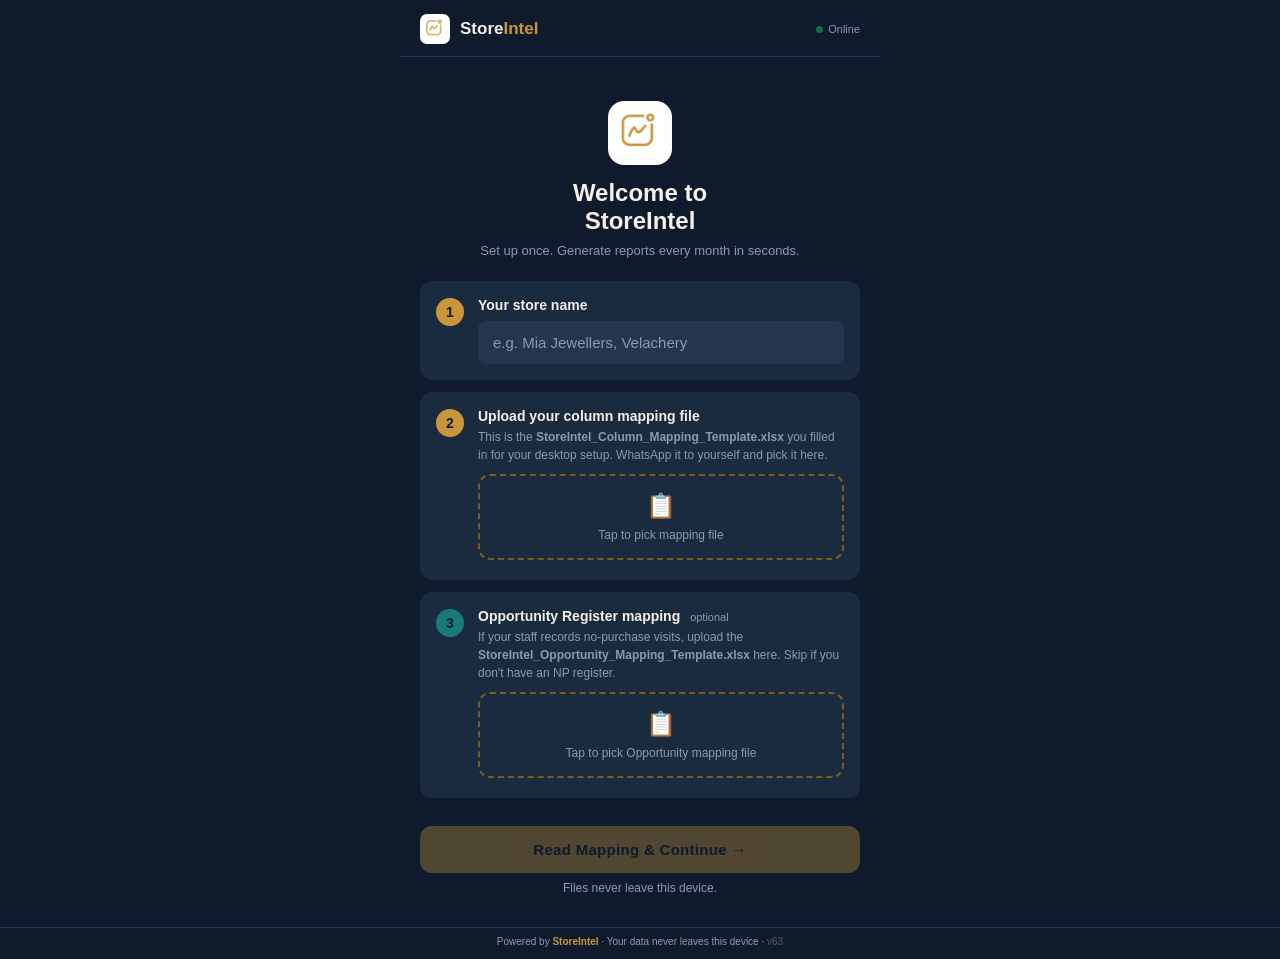
<file: index.html>
<!DOCTYPE html>
<html lang="en">
<head>
  <meta charset="UTF-8">
  <meta name="viewport" content="width=device-width, initial-scale=1.0, viewport-fit=cover">
  <meta name="theme-color" content="#0f1b2d">
  <meta name="description" content="Jewellery store sales intelligence — works offline on your phone.">
  <meta name="apple-mobile-web-app-capable" content="yes">
  <meta name="apple-mobile-web-app-status-bar-style" content="black-translucent">
  <meta name="apple-mobile-web-app-title" content="StoreIntel">
  <link rel="apple-touch-icon" href="icons/icon-256.png">
  <link rel="manifest" href="manifest.json">
  <title>StoreIntel</title>
  <link rel="stylesheet" href="style.css">
</head>
<body>
<div id="app">

  <!-- ── TOP BAR ─────────────────────────────────────────────── -->
  <header class="topbar">
    <div class="topbar-brand">
      <img src="icons/icon-256.png" class="topbar-logo" alt="StoreIntel">
      <span class="topbar-name">Store<span>Intel</span></span>
    </div>
    <div class="topbar-status">
      <button id="view-toggle-btn" 
        style="display:none;
               background:rgba(201,151,58,0.15);
               border:1px solid rgba(201,151,58,0.4);
               border-radius:14px;padding:4px 10px;
               color:#c9973a;font-family:inherit;
               font-size:11px;font-weight:700;
               cursor:pointer;white-space:nowrap;
               margin-right:8px;letter-spacing:0.3px;
               transition:all 0.2s">
        📊 Sales
      </button>
      <div class="status-dot" id="status-dot"></div>
      <span id="status-label">Checking…</span>
    </div>
  </header>

  <!-- ══════════════════════════════════════════════════════════
       SCREEN 1 — SETUP (first time only)
       Store name + upload mapping.xlsx
  ══════════════════════════════════════════════════════════ -->
  <div class="screen" id="screen-setup">

    <div class="install-banner hidden" id="install-banner">
      <div class="install-banner-text">
        <strong>Add to Home Screen</strong><br>Works offline after install.
      </div>
      <button class="install-btn btn-install-trigger">Install</button>
      <button class="install-btn btn-dismiss-install"
              style="background:transparent;color:var(--grey);padding:8px 6px">✕</button>
    </div>

    <div class="home-hero">
      <img src="icons/icon-256.png" class="home-hero-icon" alt="">
      <h1>Welcome to<br>StoreIntel</h1>
      <p>Set up once. Generate reports every month in seconds.</p>
    </div>

    <!-- Step 1: Store name -->
    <div class="setup-step">
      <div class="setup-step-num">1</div>
      <div class="setup-step-body">
        <div class="setup-step-title">Your store name</div>
        <div class="field-group" style="margin:8px 0 0">
          <input type="text" id="setup-store-name"
                 placeholder="e.g. Mia Jewellers, Velachery"
                 autocomplete="organization">
        </div>
      </div>
    </div>

    <!-- Step 2: Upload mapping file -->
    <div class="setup-step">
      <div class="setup-step-num">2</div>
      <div class="setup-step-body">
        <div class="setup-step-title">Upload your column mapping file</div>
        <div class="setup-step-hint">
          This is the <strong>StoreIntel_Column_Mapping_Template.xlsx</strong>
          you filled in for your desktop setup. WhatsApp it to yourself and pick it here.
        </div>
        <div class="upload-zone small" id="mapping-upload-zone">
          <input type="file" id="mapping-file-input" accept=".xlsx,.xls">
          <div class="upload-icon" style="font-size:24px">📋</div>
          <div class="upload-zone-text">Tap to pick mapping file</div>
          <div class="file-name hidden" id="mapping-file-name"></div>
        </div>
      </div>
    </div>

    <!-- Step 3: Opportunity mapping (optional) -->
    <div class="setup-step" id="opp-setup-step">
      <div class="setup-step-num" style="background:var(--teal,#1A7A7A)">3</div>
      <div class="setup-step-body">
        <div class="setup-step-title">
          Opportunity Register mapping
          <span style="font-size:11px;font-weight:400;color:var(--grey);margin-left:6px">optional</span>
        </div>
        <div class="setup-step-hint">
          If your staff records no-purchase visits, upload the
          <strong>StoreIntel_Opportunity_Mapping_Template.xlsx</strong> here.
          Skip if you don't have an NP register.
        </div>
        <div class="upload-zone small" id="opp-mapping-upload-zone">
          <input type="file" id="opp-mapping-file-input" accept=".xlsx,.xls">
          <div class="upload-icon" style="font-size:24px">📋</div>
          <div class="upload-zone-text">Tap to pick Opportunity mapping file</div>
          <div class="file-name hidden" id="opp-mapping-file-name" style="white-space:normal;word-break:break-word;overflow-wrap:break-word;overflow:visible;text-overflow:clip;font-size:11px;line-height:1.5;max-width:100%"></div>
        </div>
      </div>
    </div>

    <button class="btn btn-primary mt-16" id="btn-setup-continue" disabled>
      Read Mapping & Continue →
    </button>

    <p class="text-sm text-grey mt-8" style="text-align:center">
      Files never leave this device.
    </p>

  </div>

  <!-- ══════════════════════════════════════════════════════════
       SCREEN 2 — MAPPING REVIEW
       Shows what was read from mapping.xlsx — owner confirms
  ══════════════════════════════════════════════════════════ -->
  <div class="screen" id="screen-mapping-review">

    <div class="review-header">
      <div class="review-store-name" id="review-store-name"></div>
      <div class="review-subtitle">Column mapping — review before saving</div>
    </div>

    <!-- Tab switcher — Opp tab only shown if Opp mapping uploaded -->
    <div class="mapping-review-tabs">
      <button class="mr-tab active" id="mr-tab-pos"
        onclick="switchMappingTab('pos')">📊 Sales</button>
      <button class="mr-tab" id="mr-tab-opp"
        onclick="switchMappingTab('opp')" style="display:none">
        📋 Opportunity</button>
    </div>

    <!-- POS mapping view -->
    <div id="mr-view-pos">
      <!-- Mandatory fields -->
      <div class="review-section">
        <div class="review-section-title">Required fields</div>
        <div id="review-mandatory-rows"></div>
      </div>
      <!-- Optional fields -->
      <div class="review-section">
        <div class="review-section-title">Optional fields</div>
        <div id="review-optional-rows"></div>
      </div>
    </div>

    <!-- Opportunity mapping view (hidden until tab tapped) -->
    <div id="mr-view-opp" style="display:none">
      <div class="review-section">
        <div class="review-section-title">Opportunity fields mapped</div>
        <div id="review-opp-rows"></div>
      </div>
    </div>

    <!-- Warning if mandatory fields missing -->
    <div class="review-warning hidden" id="review-warning">
      <span class="warning-icon">⚠️</span>
      <span id="review-warning-text"></span>
    </div>

    <div style="display:flex;gap:10px;margin-top:20px">
      <button class="btn btn-ghost" id="btn-review-back" style="flex:0 0 80px;padding:14px 0">
        ← Back
      </button>
      <button class="btn btn-primary" id="btn-review-confirm">
        Save Mapping & Continue →
      </button>
    </div>

    <p class="text-sm text-grey mt-8" style="text-align:center">
      Saved on this phone. You won't need to do this again.
    </p>

  </div>

  <!-- ══════════════════════════════════════════════════════════
       SCREEN 3 — HOME (every month)
       Shows store name + mapping status. Pick POS file + optional NP file.
  ══════════════════════════════════════════════════════════ -->
  <div class="screen" id="screen-home">

    <!-- Store card -->
    <div class="store-card">
      <div class="store-card-left">
        <div class="store-card-name" id="home-store-name"></div>
        <div class="store-card-status">
          <span class="status-dot online" style="display:inline-block"></span>
          <span id="home-mapping-status">Mapping ready</span>
        </div>
      </div>
      <button class="store-card-reset" id="btn-reset-store" title="Change store">✎</button>
    </div>

    <!-- Mapped fields summary (collapsed) -->
    <div class="mapping-summary" id="mapping-summary">
      <div class="mapping-summary-title" id="btn-toggle-mapping">
        View column mapping ▾
      </div>
      <div class="mapping-summary-rows hidden" id="mapping-summary-rows">
        <!-- populated by JS -->
      </div>
      <button class="btn-update-mapping" id="btn-update-mapping">
        📋 Update mapping file
      </button>
    </div>

    <!-- ── STEP 1: POS file upload ─────────────────────────── -->
    <div class="section-label">Step 1 — This month's sales export</div>

    <div class="upload-zone" id="pos-upload-zone">
      <input type="file" id="pos-file-input" accept=".xlsx,.xls,.csv">
      <div class="upload-icon">📊</div>
      <h3>Tap to pick your POS export</h3>
      <p>.xlsx or .csv from your POS system</p>
      <div class="file-name hidden" id="pos-file-name"></div>
    </div>

    <!-- ── STEP 2: Opportunity Register (optional) ─────────── -->
    <div style="margin-top:14px">

      <button id="opp-expand-btn"
        onclick="oppExpandSection()"
        style="width:100%;padding:12px 16px;
               background:rgba(26,122,122,0.18);
               border:1.5px dashed rgba(74,191,191,0.6);
               border-radius:10px;color:#4ABFBF;
               font-family:inherit;font-size:13px;font-weight:600;
               cursor:pointer;text-align:left;letter-spacing:0.2px">
        + Step 2 — Upload Opportunity Register (optional)
      </button>

      <div id="opp-expanded"
        style="display:none;margin-top:10px;
               background:#0f1e30;
               border:1px solid rgba(74,191,191,0.2);
               border-radius:10px;padding:14px">

        <p style="font-size:12px;color:rgba(255,255,255,0.55);
                  margin-bottom:12px;line-height:1.6;font-family:inherit">
          Your NP register — fills when a customer visits but doesn't buy.
          Generates the <strong style="color:#4ABFBF">Opportunity Report</strong>
          alongside your sales report. Optional.
        </p>

        <!-- Mapping status row -->
        <div style="display:flex;align-items:center;
                    background:rgba(255,255,255,0.05);
                    border:1px solid rgba(255,255,255,0.08);
                    border-radius:7px;padding:9px 12px;margin-bottom:12px">
          <span id="opp-mapping-label"
            style="flex:1;font-size:12px;font-family:inherit;
                   color:rgba(255,255,255,0.4)">
            No mapping template — auto-detection will be used
          </span>
        </div>

        <!-- NP file drop zone — identical structure to POS zone -->
        <div id="opp-drop-zone"
          onclick="document.getElementById('opp-file-input').click()"
          ondragover="event.preventDefault();this.style.borderColor='#4ABFBF'"
          ondragleave="this.style.borderColor='rgba(74,191,191,0.5)'"
          ondrop="oppHandleDropUpfront(event)"
          style="border:2px dashed rgba(74,191,191,0.5);
                 border-radius:10px;padding:24px 16px;
                 text-align:center;cursor:pointer;
                 background:rgba(255,255,255,0.03)">
          <div style="font-size:28px;margin-bottom:6px;opacity:0.7">📋</div>
          <div id="opp-drop-label"
            style="font-size:14px;font-weight:600;font-family:inherit;
                   color:#4ABFBF;margin-bottom:4px">
            Tap to upload NP Register
          </div>
          <div style="font-size:12px;font-family:inherit;
                      color:rgba(255,255,255,0.35)">.xlsx, .xls, .csv</div>
        </div>
        <input type="file" id="opp-file-input" accept=".xlsx,.xls,.csv"
          style="display:none" onchange="oppSelectFileUpfront(this)">

        <!-- Selected file indicator -->
        <div id="opp-file-selected"
          style="display:none;margin-top:10px;padding:9px 12px;
                 background:rgba(26,107,69,0.3);
                 border:1px solid rgba(110,232,168,0.3);
                 border-radius:7px;font-size:12px;font-family:inherit;
                 color:#6de8a8;font-weight:600">
        </div>

      </div>
    </div>
    <!-- ── END OPPORTUNITY SECTION ─────────────────────────────── -->

    <button class="btn btn-primary mt-16" id="btn-generate" disabled>
      Generate Report
    </button>

    <p class="text-sm text-grey mt-8" style="text-align:center">
      Your data never leaves this device.
    </p>

    <!-- Install to home screen — shown only when installable -->
    <button class="btn-install-home hidden btn-install-trigger" id="btn-install-home">
      📲 Add StoreIntel to Home Screen
    </button>

  </div>


  <!-- ══════════════════════════════════════════════════════════
       SCREEN 7 — REPORT DRAWER (recent reports)
       Shows last 3 saved reports for this store on app open
  ══════════════════════════════════════════════════════════ -->
  <div class="screen" id="screen-drawer">

    <div class="drawer-header">
      <div class="drawer-header-store" id="drawer-store-name"></div>
      <div class="drawer-header-sub">Recent reports</div>
    </div>

    <div class="drawer-report-list" id="drawer-report-list">
      <!-- populated by JS -->
    </div>

    <div class="drawer-actions">
      <button class="btn btn-primary" id="btn-drawer-upload">
        ＋ Upload new POS file
      </button>
      <button class="btn btn-ghost mt-8" id="btn-drawer-change-store">
        Change store
      </button>
    </div>

  </div>

  <!-- ══════════════════════════════════════════════════════════
       SCREEN 4 — PROCESSING
  ══════════════════════════════════════════════════════════ -->
  <div class="screen" id="screen-processing">
    <div class="processing-wrap">
      <div class="spinner"></div>
      <div class="processing-store" id="processing-store"></div>
      <div class="processing-step" id="processing-step">Starting…</div>
      <div class="progress-bar-wrap">
        <div class="progress-bar-fill" id="progress-fill"></div>
      </div>
    </div>
  </div>

  <!-- ══════════════════════════════════════════════════════════
       SCREEN 5 — REPORT (tabbed layout)
  ══════════════════════════════════════════════════════════ -->
  <div class="screen" id="screen-report">

    <!-- Sticky report header -->
    <div class="rpt-header">
      <div>
        <div class="rpt-store-name" id="report-store"></div>
        <div class="rpt-period"     id="report-period"></div>
        <div id="report-badge"></div>
      </div>
      <div class="rpt-header-btns">
        <button class="rpt-btn" id="btn-download-pdf">PDF</button>
        <button class="rpt-btn rpt-btn-ghost" id="btn-new-report">✕ New</button>
      </div>
    </div>

<!-- report-toggle-bar removed v56 — toggle now in topbar -->

    <!-- v40: Date filter bar (populated by DateFilter.init) -->
    <div id="siFilterBarMount"></div>

    <!-- Tab bar -->
    <nav class="tab-bar">
      <button class="tab-btn active" data-tab="tab-summary">
        <span class="tab-icon">📊</span><span class="tab-label">Summary</span>
      </button>
      <button class="tab-btn" data-tab="tab-category">
        <span class="tab-icon">💎</span><span class="tab-label">Category</span>
      </button>
      <button class="tab-btn" data-tab="tab-staff">
        <span class="tab-icon">👤</span><span class="tab-label">Staff</span>
      </button>
      <button class="tab-btn" data-tab="tab-discount">
        <span class="tab-icon">💸</span><span class="tab-label">Discount</span>
      </button>
      <button class="tab-btn" data-tab="tab-customers">
        <span class="tab-icon">👥</span><span class="tab-label">Customers</span>
      </button>
      <button class="tab-btn" data-tab="tab-trends">
        <span class="tab-icon">📈</span><span class="tab-label">Trends</span>
      </button>
      <button class="tab-btn" data-tab="tab-action">
        <span class="tab-icon">⚡</span><span class="tab-label">Actions</span>
      </button>

    </nav>

    <!-- Tab panels -->
    <div class="tab-panels">

      <div class="tab-panel active" id="tab-summary">
        <div class="tab-scroll">
          <div class="kpi-grid" id="kpi-zone"></div>
          <div id="tab-insights"></div>
        </div>
      </div>

      <div class="tab-panel" id="tab-category">
        <div class="tab-scroll" id="tab-category-content"></div>
      </div>

      <div class="tab-panel" id="tab-staff">
        <div class="tab-scroll" id="tab-staff-content"></div>
      </div>

      <div class="tab-panel" id="tab-discount">
        <div class="tab-scroll" id="tab-discount-content"></div>
      </div>

      <div class="tab-panel" id="tab-customers">
        <div class="tab-scroll" id="tab-customers-content"></div>
      </div>

      <div class="tab-panel" id="tab-trends">
        <div class="tab-scroll" id="tab-trends-content"></div>
      </div>
      <div class="tab-panel" id="tab-action">
        <div class="tab-scroll" id="tab-action-content"></div>
      </div>

    </div>



    </div><!-- /tab-panels -->



  </div>

  <!-- ══════════════════════════════════════════════════════════
       SCREEN 6 — ERROR
  ══════════════════════════════════════════════════════════ -->
  <div class="screen" id="screen-error">
    <div class="error-wrap">
      <div class="error-icon">⚠️</div>
      <div class="error-title">Something went wrong</div>
      <div class="error-message" id="error-message"></div>
      <button class="btn btn-primary mt-16" id="btn-retry" style="max-width:200px">Try Again</button>
      <button class="btn btn-ghost mt-8" id="btn-back-home" style="max-width:200px">Go Home</button>
    </div>
  </div>

  <!-- Branding footer — always visible on all screens -->
  <div class="brand-footer">Powered by <strong>StoreIntel</strong> · Your data never leaves this device · <span style="opacity:0.5">v63</span></div>

</div><!-- /#app -->

<div class="toast" id="toast"></div>

<script src="libs/xlsx.full.min.js"></script>
<script src="engine/ingestion.js"></script>
<script src="engine/analysis.js"></script>
<script src="engine/renderer.js"></script>
<script src="engine/date_filter.js"></script>
<script src="app.js"></script>
<!-- Opportunity Report engine (v57) -->
<script src="engine/ingestion_opp_v1.2.js"></script>
<script src="engine/analysis_opp_v1.1.js"></script>
<script src="engine/renderer_opp_pwa_v1.3.js"></script>
<script src="engine/app_opp_v56.js"></script>
</body>
</html>
</file>
<file: style.css>
/* StoreIntel PWA — style.css v61
   Brand: Navy #0f1b2d | Amber #c9973a
   Mobile-first. No framework. Works offline.
   v57: Added Opportunity Report layout styles at end of file —
   renderer_opp_pwa_v1.1.js uses class names (.kpi, .sec-title,
   .callout, .bar-row, .tbl-wrap, etc.) that previously had no CSS,
   causing Opp tabs to render as unstyled plain text.
   v58: Added print-media rules so PDF export shows only the
   currently active report type (POS or Opportunity), not both.
   v59: (1) Moderate chrome-level color variation — tab-bar active
   state and rpt-header accent border now switch teal/amber based on
   body[data-report-view], matching how the web view differentiates
   POS (gold) vs Opportunity (teal) through its nav-bar and tab-bar,
   translated to the PWA's dark theme. (2) Styles for the new
   Opportunity contact-list priority filter bar (Call Today/Follow
   Up/When Stocked/All), matching the web view's filter buttons.
   v60: Added --blue/--green-light/--orange variables matching the
   web view's Opportunity report palette, so renderer_opp_pwa_v1.3.js
   can give each KPI its own semantic color instead of flat teal.
   v61: Added missing .mapping-review-tabs / .mr-tab styling — was
   completely unstyled, rendering as a full-width "box spill" button
   on the mapping review screen. */

*, *::before, *::after { box-sizing: border-box; margin: 0; padding: 0; }

:root {
  --navy:       #0f1b2d;
  --navy-mid:   #1a2a3f;
  --navy-light: #243550;
  --amber:      #c9973a;
  --amber-light:#e0b86a;
  --amber-dim:  #7a5c1e;
  --white:      #f5f0e8;
  --grey:       #8a9ab0;
  --red:        #c0392b;
  --red-bg:     #2a1515;
  --green:      #1a6b45;
  --green-bg:   #0f2a1e;
  --radius:     12px;
  --radius-sm:  8px;
}

html, body {
  height: 100%;
  background: var(--navy);
  color: var(--white);
  font-family: -apple-system, BlinkMacSystemFont, 'Segoe UI', Roboto, sans-serif;
  -webkit-font-smoothing: antialiased;
  overscroll-behavior: none;
}

#app {
  display: flex;
  flex-direction: column;
  min-height: 100dvh;
  max-width: 480px;
  margin: 0 auto;
}

/* ── TOP BAR ──────────────────────────────────────────────── */
.topbar {
  display: flex;
  align-items: center;
  justify-content: space-between;
  padding: 14px 20px 12px;
  background: var(--navy);
  border-bottom: 1px solid var(--navy-light);
  position: sticky;
  top: 0;
  z-index: 100;
}
.topbar-brand { display: flex; align-items: center; gap: 10px; }
.topbar-logo  { width: 30px; height: 30px; border-radius: 7px; }
.topbar-name  { font-size: 17px; font-weight: 700; color: var(--white); }
.topbar-name span { color: var(--amber); }
.topbar-status { font-size: 11px; color: var(--grey); display: flex; align-items: center; gap: 5px; }
.status-dot { width: 7px; height: 7px; border-radius: 50%; background: var(--grey); }
.status-dot.online  { background: var(--green); }
.status-dot.offline { background: var(--amber); }

/* ── SCREENS ──────────────────────────────────────────────── */
.screen { display: none; flex: 1; padding: 20px 20px 32px; animation: fadeIn 0.2s ease; }
.screen.active { display: flex; flex-direction: column; }
@keyframes fadeIn { from { opacity:0; transform:translateY(6px); } to { opacity:1; transform:translateY(0); } }

/* ── HERO ─────────────────────────────────────────────────── */
.home-hero { text-align: center; padding: 24px 0 20px; }
.home-hero-icon { width: 64px; height: 64px; border-radius: 16px; margin: 0 auto 14px; display: block; }
.home-hero h1 { font-size: 24px; font-weight: 700; margin-bottom: 6px; }
.home-hero p  { font-size: 13px; color: var(--grey); line-height: 1.5; }

/* ── SETUP STEPS ──────────────────────────────────────────── */
.setup-step {
  display: flex;
  gap: 14px;
  background: var(--navy-mid);
  border-radius: var(--radius);
  padding: 16px;
  margin-bottom: 12px;
}
.setup-step-num {
  width: 28px; height: 28px;
  border-radius: 50%;
  background: var(--amber);
  color: var(--navy);
  font-size: 14px; font-weight: 800;
  display: flex; align-items: center; justify-content: center;
  flex-shrink: 0; margin-top: 1px;
}
.setup-step-body { flex: 1; }
.setup-step-title { font-size: 14px; font-weight: 700; color: var(--white); margin-bottom: 4px; }
.setup-step-hint  { font-size: 12px; color: var(--grey); line-height: 1.5; margin-bottom: 10px; }

/* ── UPLOAD ZONES ─────────────────────────────────────────── */
.upload-zone {
  border: 2px dashed var(--amber-dim);
  border-radius: var(--radius);
  padding: 32px 20px;
  text-align: center;
  cursor: pointer;
  transition: border-color 0.2s, background 0.2s;
  background: var(--navy-mid);
  position: relative;
  margin-bottom: 4px;
}
.upload-zone.small { padding: 16px; margin-top: 10px; }
.upload-zone:hover, .upload-zone.drag-over { border-color: var(--amber); background: var(--navy-light); }
.upload-zone input[type="file"] { position: absolute; inset: 0; opacity: 0; cursor: pointer; width: 100%; height: 100%; }
.upload-icon { font-size: 32px; margin-bottom: 8px; }
.upload-zone h3 { font-size: 14px; font-weight: 600; margin-bottom: 3px; }
.upload-zone p, .upload-zone-text { font-size: 12px; color: var(--grey); }
.file-name { font-size: 12px; color: var(--amber); font-weight: 600; margin-top: 6px; overflow: hidden; text-overflow: ellipsis; white-space: nowrap; max-width: 100%; display: block; }

/* ── FIELDS ───────────────────────────────────────────────── */
.field-group label {
  display: block; font-size: 11px; font-weight: 600;
  color: var(--grey); text-transform: uppercase; letter-spacing: 0.8px; margin-bottom: 6px;
}
.field-group input, .field-group select, #screen-setup input[type="text"] {
  width: 100%; background: var(--navy-light); border: 1px solid var(--navy-light);
  border-radius: var(--radius-sm); padding: 12px 14px; font-size: 15px;
  color: var(--white); outline: none; transition: border-color 0.2s; appearance: none;
}
#screen-setup input[type="text"] { margin-top: 0; }
.field-group input:focus, .field-group select:focus,
#screen-setup input[type="text"]:focus { border-color: var(--amber); }
.field-group input::placeholder, #screen-setup input::placeholder { color: var(--grey); }
.section-label { font-size: 12px; font-weight: 700; color: var(--grey);
  text-transform: uppercase; letter-spacing: 0.8px; margin-bottom: 10px; }

/* ── BUTTONS ──────────────────────────────────────────────── */
.btn {
  display: flex; align-items: center; justify-content: center; gap: 8px;
  width: 100%; padding: 15px; border-radius: var(--radius);
  font-size: 15px; font-weight: 700; border: none; cursor: pointer;
  transition: opacity 0.15s, transform 0.1s; letter-spacing: 0.3px;
}
.btn:active { transform: scale(0.98); }
.btn-primary { background: var(--amber); color: var(--navy); }
.btn-primary:disabled { opacity: 0.35; cursor: not-allowed; transform: none; }
.btn-ghost { background: transparent; color: var(--amber); border: 1px solid var(--amber-dim); }

/* ── STORE CARD (home screen) ─────────────────────────────── */
.store-card {
  display: flex; align-items: center; justify-content: space-between;
  background: var(--navy-mid); border-radius: var(--radius);
  padding: 16px; margin-bottom: 12px;
  border-left: 4px solid var(--amber);
}
.store-card-name  { font-size: 18px; font-weight: 700; margin-bottom: 4px; }
.store-card-status { display: flex; align-items: center; gap: 6px; font-size: 12px; color: var(--grey); }
.store-card-reset {
  background: var(--navy-light); border: none; color: var(--grey);
  width: 34px; height: 34px; border-radius: 8px; font-size: 15px;
  cursor: pointer; flex-shrink: 0;
}

/* ── MAPPING SUMMARY (home screen) ───────────────────────── */
.mapping-summary {
  background: var(--navy-mid); border-radius: var(--radius);
  padding: 12px 16px; margin-bottom: 16px;
}
.mapping-summary-title {
  font-size: 12px; font-weight: 700; color: var(--amber);
  text-transform: uppercase; letter-spacing: 0.8px; cursor: pointer;
}
.mapping-summary-rows { margin-top: 10px; }
.mapping-row {
  display: flex; align-items: center; gap: 8px;
  font-size: 12px; padding: 4px 0;
  border-bottom: 1px solid var(--navy-light);
}
.mapping-row:last-child { border-bottom: none; }
.mapping-row .mcheck { font-size: 13px; width: 16px; flex-shrink: 0; }
.mapping-row .mfield { color: var(--grey); flex: 1; }
.mapping-row .mcol   { color: var(--white); font-weight: 600; text-align: right; max-width: 160px;
  overflow: hidden; text-overflow: ellipsis; white-space: nowrap; }
.mapping-row .mcol.missing { color: var(--red); font-style: italic; }

/* ── MAPPING REVIEW SCREEN ────────────────────────────────── */
.review-header { margin-bottom: 16px; }
.review-store-name { font-size: 20px; font-weight: 700; }
.review-subtitle   { font-size: 12px; color: var(--grey); margin-top: 3px; }

.review-section { background: var(--navy-mid); border-radius: var(--radius); padding: 14px 16px; margin-bottom: 12px; }
.review-section-title { font-size: 11px; font-weight: 700; color: var(--amber);
  text-transform: uppercase; letter-spacing: 0.8px; margin-bottom: 10px; }

.review-row {
  display: flex; align-items: center; gap: 10px;
  padding: 8px 0; border-bottom: 1px solid var(--navy-light);
}
.review-row:last-child { border-bottom: none; }
.review-row-icon { font-size: 14px; width: 18px; flex-shrink: 0; }
.review-row-field { font-size: 13px; color: var(--grey); flex: 1; }
.review-row-col   { font-size: 12px; font-weight: 600; color: var(--white);
  text-align: right; max-width: 180px; overflow: hidden;
  text-overflow: ellipsis; white-space: nowrap; }
.review-row-col.not-found { color: var(--grey); font-style: italic; font-weight: 400; }
.review-row-col.mandatory-missing { color: var(--red); }

.review-warning {
  background: var(--red-bg); border: 1px solid var(--red);
  border-radius: var(--radius-sm); padding: 12px 14px;
  font-size: 13px; display: flex; gap: 8px; align-items: flex-start;
  margin-top: 4px;
}
.warning-icon { flex-shrink: 0; }

/* ── PROCESSING ───────────────────────────────────────────── */
.processing-wrap {
  flex: 1; display: flex; flex-direction: column;
  align-items: center; justify-content: center; text-align: center; gap: 20px;
}
.spinner {
  width: 48px; height: 48px;
  border: 3px solid var(--navy-light); border-top-color: var(--amber);
  border-radius: 50%; animation: spin 0.8s linear infinite;
}
@keyframes spin { to { transform: rotate(360deg); } }
.processing-store { font-size: 20px; font-weight: 700; }
.processing-step  { font-size: 14px; color: var(--grey); min-height: 20px; }
.progress-bar-wrap { width: 200px; height: 3px; background: var(--navy-light); border-radius: 2px; overflow: hidden; }
.progress-bar-fill { height: 100%; background: var(--amber); border-radius: 2px; transition: width 0.4s ease; width: 0%; }

/* ── REPORT ───────────────────────────────────────────────── */
.report-topbar { margin-bottom: 16px; }
.report-store-name { font-size: 20px; font-weight: 700; }
.report-period     { font-size: 12px; color: var(--grey); margin-top: 2px; }
.kpi-grid { display: grid; grid-template-columns: 1fr 1fr; gap: 10px; margin-bottom: 16px; }
.kpi-card { background: var(--navy-mid); border-radius: var(--radius); padding: 14px; border-left: 3px solid var(--amber); }
.kpi-value { font-size: 20px; font-weight: 700; margin-bottom: 3px; }
.kpi-label { font-size: 11px; color: var(--grey); text-transform: uppercase; letter-spacing: 0.6px; }
.report-section { background: var(--navy-mid); border-radius: var(--radius); padding: 16px; margin-bottom: 12px; }
.section-title  { font-size: 12px; font-weight: 700; color: var(--amber);
  text-transform: uppercase; letter-spacing: 0.8px; margin-bottom: 10px; }
.report-actions {
  position: sticky; bottom: 0; background: var(--navy);
  border-top: 1px solid var(--navy-light); padding: 12px 20px;
  display: flex; gap: 10px; margin: 8px -20px -32px;
}
.report-actions .btn { flex: 1; }

/* ── ERROR ────────────────────────────────────────────────── */
.error-wrap {
  flex: 1; display: flex; flex-direction: column;
  align-items: center; justify-content: center; text-align: center; gap: 16px; padding: 24px;
}
.error-icon    { font-size: 48px; }
.error-title   { font-size: 18px; font-weight: 700; }
.error-message { font-size: 13px; color: var(--grey); line-height: 1.6; max-width: 280px; }

/* ── PLACEHOLDER ──────────────────────────────────────────── */
.placeholder-section {
  background: var(--navy); border-radius: var(--radius-sm);
  padding: 16px; text-align: center; border: 1px dashed var(--navy-light);
}
.placeholder-section strong { display: block; font-size: 13px; margin-bottom: 4px; }
.placeholder-section p { font-size: 12px; color: var(--grey); }

/* ── INSTALL BANNER ───────────────────────────────────────── */
.install-banner {
  background: var(--navy-light); border: 1px solid var(--amber-dim);
  border-radius: var(--radius); padding: 12px 14px;
  display: flex; align-items: center; gap: 10px; margin-bottom: 16px;
}
.install-banner.hidden { display: none; }
.install-banner-text  { flex: 1; font-size: 12px; line-height: 1.4; }
.install-banner-text strong { color: var(--amber); }
.install-btn {
  background: var(--amber); color: var(--navy); border: none;
  border-radius: var(--radius-sm); padding: 7px 12px;
  font-size: 12px; font-weight: 700; cursor: pointer; white-space: nowrap; flex-shrink: 0;
}

/* ── TOAST ────────────────────────────────────────────────── */
.toast {
  position: fixed; bottom: 80px; left: 50%;
  transform: translateX(-50%) translateY(12px);
  background: var(--navy-light); color: var(--white);
  padding: 10px 20px; border-radius: 999px; font-size: 13px; font-weight: 600;
  border: 1px solid var(--amber-dim); opacity: 0; transition: opacity 0.2s, transform 0.2s;
  pointer-events: none; white-space: nowrap; z-index: 999;
}
.toast.show { opacity: 1; transform: translateX(-50%) translateY(0); }

/* ── UTILS ────────────────────────────────────────────────── */
.text-amber { color: var(--amber); }
.text-grey  { color: var(--grey); }
.text-sm    { font-size: 12px; }
.mt-8       { margin-top: 8px; }
.mt-16      { margin-top: 16px; }
.hidden     { display: none !important; }

/* ── UPDATE MAPPING BUTTON ────────────────────────────────── */
.btn-update-mapping {
  display: block;
  width: 100%;
  margin-top: 12px;
  padding: 9px 0;
  background: transparent;
  border: 1px dashed var(--amber-dim);
  border-radius: var(--radius-sm);
  color: var(--amber);
  font-size: 12px;
  font-weight: 600;
  cursor: pointer;
  text-align: center;
  transition: border-color 0.2s, background 0.2s;
}
.btn-update-mapping:hover { border-color: var(--amber); background: var(--navy-light); }

/* ── REPORT SECTIONS ──────────────────────────────────────── */
.r-row {
  padding: 10px 0;
  border-bottom: 1px solid var(--navy-light);
}
.r-row:last-child { border-bottom: none; }

.r-row-top-performer { background: var(--green-bg); border-radius: var(--radius-sm);
  padding: 10px 10px; margin: 0 -10px; }

.r-row-top {
  display: flex; justify-content: space-between; align-items: baseline;
  margin-bottom: 5px;
}
.r-row-label { font-size: 13px; font-weight: 600; color: var(--white); flex: 1; padding-right: 8px; }
.r-row-value { font-size: 14px; font-weight: 700; color: var(--white); flex-shrink: 0; }

.r-bar-wrap {
  height: 4px; background: var(--navy-light); border-radius: 2px;
  overflow: hidden; margin-bottom: 5px;
}
.r-bar { height: 100%; background: var(--amber); border-radius: 2px; transition: width 0.4s ease; }

.r-row-meta {
  display: flex; gap: 12px; font-size: 11px; color: var(--grey); flex-wrap: wrap;
}

.r-subsection-title {
  font-size: 11px; font-weight: 700; color: var(--grey);
  text-transform: uppercase; letter-spacing: 0.6px;
  padding: 8px 0 4px;
}

.r-insight {
  background: var(--navy-light); border-left: 3px solid var(--amber);
  border-radius: 0 var(--radius-sm) var(--radius-sm) 0;
  padding: 9px 12px; font-size: 12px; line-height: 1.5;
  margin-bottom: 8px; color: var(--white);
}

/* ── REPORT ROWS (renderer.js v2) ────────────────────────── */
.r-row {
  padding: 10px 0;
  border-bottom: 1px solid var(--navy-light);
}
.r-row:last-child { border-bottom: none; }
.r-top-row {
  background: var(--green-bg);
  border-radius: var(--radius-sm);
  padding: 8px 10px;
  margin: 0 -10px;
}
.r-row-top {
  display: flex;
  justify-content: space-between;
  align-items: baseline;
  margin-bottom: 5px;
}
.r-label {
  font-size: 13px; font-weight: 600; color: var(--white);
  flex: 1; padding-right: 8px;
  overflow: hidden; text-overflow: ellipsis; white-space: nowrap;
}
.r-value {
  font-size: 14px; font-weight: 700; color: var(--white); flex-shrink: 0;
}
.r-bar-track {
  height: 4px; background: var(--navy-light);
  border-radius: 2px; overflow: hidden; margin-bottom: 5px;
}
.r-bar-fill {
  height: 100%; background: var(--amber);
  border-radius: 2px; transition: width 0.4s ease;
}
.r-meta {
  display: flex; gap: 12px; flex-wrap: wrap;
  font-size: 11px; color: var(--grey);
}
.r-sub-title {
  font-size: 11px; font-weight: 700; color: var(--grey);
  text-transform: uppercase; letter-spacing: 0.6px;
  padding: 8px 0 4px;
}
.r-insight {
  background: var(--navy-light);
  border-left: 3px solid var(--amber);
  border-radius: 0 var(--radius-sm) var(--radius-sm) 0;
  padding: 9px 12px; font-size: 12px; line-height: 1.5;
  margin-bottom: 8px; color: var(--white);
}
.r-insight-warn { border-left-color: var(--red); }
.r-insight-good { border-left-color: var(--green); }

/* ── RFM + ACTION CENTER ──────────────────────────────────── */
.rfm-seg-grid {
  display: grid;
  grid-template-columns: 1fr 1fr;
  gap: 8px;
  margin-top: 10px;
}
.rfm-seg-card {
  border-radius: var(--radius-sm);
  padding: 10px 12px;
}
.rfm-seg-top {
  display: flex;
  justify-content: space-between;
  align-items: center;
  font-size: 12px;
  font-weight: 600;
  color: var(--white);
  margin-bottom: 3px;
}
.rfm-seg-count { font-size: 18px; font-weight: 800; }
.rfm-seg-pct   { font-size: 11px; color: var(--grey); }

.rfm-action-card {
  background: var(--navy-mid);
  border-radius: var(--radius-sm);
  padding: 12px 14px;
  margin-bottom: 10px;
}
.rfm-action-top {
  display: flex;
  justify-content: space-between;
  align-items: flex-start;
  margin-bottom: 6px;
}
.rfm-action-name {
  display: block;
  font-size: 14px;
  font-weight: 700;
  color: var(--white);
}
.rfm-action-seg {
  display: block;
  font-size: 11px;
  font-weight: 600;
  margin-top: 2px;
}
.rfm-action-value {
  font-size: 13px;
  font-weight: 700;
  color: var(--white);
  flex-shrink: 0;
  margin-left: 8px;
}
.rfm-action-signals {
  display: flex;
  flex-wrap: wrap;
  gap: 6px;
  margin-bottom: 8px;
}
.rfm-signal {
  font-size: 11px;
  color: var(--amber);
  background: rgba(201,151,58,0.1);
  padding: 3px 8px;
  border-radius: 99px;
}
.rfm-action-msg {
  font-size: 12px;
  color: var(--white);
  line-height: 1.5;
  font-style: italic;
  margin-bottom: 8px;
  padding: 8px 10px;
  background: var(--navy-light);
  border-radius: var(--radius-sm);
}
.rfm-action-meta {
  display: flex;
  flex-wrap: wrap;
  gap: 6px;
  margin-bottom: 6px;
}
.rfm-meta-pill {
  font-size: 11px;
  color: var(--grey);
  background: var(--navy-light);
  padding: 3px 8px;
  border-radius: 99px;
}
.rfm-action-why {
  font-size: 11px;
  color: var(--grey);
  line-height: 1.4;
  font-style: italic;
}

/* ════════════════════════════════════════════════════════════
   PRINT STYLES — @media print
   White paper, black text, no nav, no buttons.
   Each section on its own logical block, bars visible.
════════════════════════════════════════════════════════════ */
@media print {

  /* ── Reset colors to paper ───────────────────────────── */
  :root {
    --navy:       #ffffff;
    --navy-mid:   #f5f5f5;
    --navy-light: #e0e0e0;
    --amber:      #b8860b;
    --amber-dim:  #b8860b;
    --white:      #111111;
    --grey:       #555555;
    --green:      #1a6b45;
    --red:        #c0392b;
    --green-bg:   #e8f5e9;
    --red-bg:     #ffebee;
  }

  * {
    -webkit-print-color-adjust: exact !important;
    print-color-adjust: exact !important;
    color-adjust: exact !important;
  }

  html, body {
    background: #fff !important;
    color: #111 !important;
    font-size: 11pt;
  }

  /* ── Hide everything except the report screen ─────────── */
  .topbar,
  .report-actions,
  #screen-home,
  #screen-setup,
  #screen-mapping-review,
  #screen-processing,
  #screen-error,
  .toast,
  .install-banner {
    display: none !important;
  }

  /* ── Show only the report screen ─────────────────────── */
  #app { max-width: 100%; }

  #screen-report {
    display: block !important;
    padding: 0 !important;
  }

  /* ── Report header ────────────────────────────────────── */
  .report-topbar {
    border-bottom: 2px solid #b8860b;
    padding-bottom: 10pt;
    margin-bottom: 14pt;
  }

  .report-store-name {
    font-size: 20pt;
    font-weight: 800;
    color: #0f1b2d !important;
  }

  .report-period {
    font-size: 10pt;
    color: #555 !important;
  }

  #report-badge { display: none; }

  /* ── KPI Grid ─────────────────────────────────────────── */
  .kpi-grid {
    display: grid !important;
    grid-template-columns: repeat(3, 1fr) !important;
    gap: 8pt !important;
    margin-bottom: 16pt !important;
    page-break-inside: avoid;
  }

  .kpi-card {
    background: #f0f4ff !important;
    border: 1px solid #ccd !important;
    border-left: 3px solid #b8860b !important;
    border-radius: 4pt !important;
    padding: 8pt 10pt !important;
  }

  .kpi-value {
    font-size: 14pt !important;
    font-weight: 800 !important;
    color: #0f1b2d !important;
  }

  .kpi-label {
    font-size: 7pt !important;
    color: #555 !important;
    text-transform: uppercase;
    letter-spacing: 0.5px;
  }

  /* ── Report sections ──────────────────────────────────── */
  .report-section {
    background: #fff !important;
    border: 1px solid #ddd !important;
    border-radius: 4pt !important;
    padding: 10pt 12pt !important;
    margin-bottom: 10pt !important;
    page-break-inside: avoid;
  }

  .section-title {
    font-size: 9pt !important;
    font-weight: 800 !important;
    color: #b8860b !important;
    letter-spacing: 1px;
    margin-bottom: 8pt !important;
    border-bottom: 1px solid #e0e0e0;
    padding-bottom: 4pt;
  }

  /* ── Data rows ────────────────────────────────────────── */
  .r-row {
    padding: 5pt 0 !important;
    border-bottom: 1px solid #eee !important;
  }

  .r-label {
    font-size: 10pt !important;
    color: #111 !important;
  }

  .r-value {
    font-size: 10pt !important;
    font-weight: 700 !important;
    color: #0f1b2d !important;
  }

  .r-meta {
    font-size: 8pt !important;
    color: #555 !important;
  }

  /* ── Bars — visible on paper ──────────────────────────── */
  .r-bar-track {
    height: 5px !important;
    background: #e0e0e0 !important;
    margin-bottom: 3pt !important;
  }

  .r-bar-fill {
    background: #b8860b !important;
    height: 5px !important;
  }

  /* ── Insights ─────────────────────────────────────────── */
  .r-insight {
    background: #fff8e1 !important;
    border-left: 3px solid #b8860b !important;
    color: #111 !important;
    font-size: 9pt !important;
    padding: 5pt 8pt !important;
    margin-bottom: 5pt !important;
  }

  .r-insight-warn { background: #ffebee !important; border-left-color: #c0392b !important; }
  .r-insight-good { background: #e8f5e9 !important; border-left-color: #1a6b45 !important; }

  /* ── RFM segments ─────────────────────────────────────── */
  .rfm-seg-grid {
    grid-template-columns: repeat(3, 1fr) !important;
    gap: 5pt !important;
  }

  .rfm-seg-card {
    background: #f5f5f5 !important;
    padding: 5pt 8pt !important;
    border-radius: 3pt !important;
  }

  .rfm-seg-top { font-size: 8pt !important; color: #111 !important; }
  .rfm-seg-count { font-size: 13pt !important; }
  .rfm-seg-pct { font-size: 7pt !important; color: #555 !important; }

  /* ── Action cards ─────────────────────────────────────── */
  .rfm-action-card {
    background: #fafafa !important;
    border: 1px solid #ddd !important;
    border-left-width: 3px !important;
    padding: 7pt 10pt !important;
    margin-bottom: 6pt !important;
    page-break-inside: avoid;
  }

  .rfm-action-name  { font-size: 10pt !important; color: #111 !important; }
  .rfm-action-seg   { font-size: 8pt !important; }
  .rfm-action-value { font-size: 10pt !important; color: #0f1b2d !important; }

  .rfm-action-msg {
    background: #f5f5f5 !important;
    color: #111 !important;
    font-size: 8pt !important;
    padding: 4pt 6pt !important;
  }

  .rfm-meta-pill {
    background: #eee !important;
    color: #333 !important;
    font-size: 7pt !important;
  }

  .rfm-signal {
    background: #fff8e1 !important;
    color: #555 !important;
    font-size: 7pt !important;
  }

  .rfm-action-why { font-size: 7pt !important; color: #777 !important; }

  /* ── Sub titles ───────────────────────────────────────── */
  .r-sub-title {
    font-size: 8pt !important;
    color: #555 !important;
    border-bottom: 1px solid #eee;
    padding-bottom: 2pt;
    margin-bottom: 4pt !important;
  }

  /* ── Print footer on each page ────────────────────────── */
  @page {
    margin: 15mm 12mm;
    size: A4 portrait;
  }

  @page :first {
    margin-top: 10mm;
  }

  /* Force page breaks between major sections */
  .report-section:nth-child(4) { page-break-before: always; }
  .report-section:nth-child(7) { page-break-before: always; }
}

/* ── HOME SCREEN INSTALL BUTTON ───────────────────────────── */
.btn-install-home {
  display: block;
  width: 100%;
  margin-top: 12px;
  padding: 13px;
  background: var(--navy-mid);
  border: 1.5px solid var(--amber);
  border-radius: var(--radius);
  color: var(--amber);
  font-size: 14px;
  font-weight: 700;
  cursor: pointer;
  text-align: center;
  transition: background 0.2s;
}
.btn-install-home:hover { background: var(--navy-light); }

/* ════════════════════════════════════════════════════════════
   TABBED REPORT LAYOUT
════════════════════════════════════════════════════════════ */

/* ── Report header ────────────────────────────────────────── */
.rpt-header {
  display: flex;
  align-items: center;
  justify-content: space-between;
  padding: 12px 16px 10px;
  background: var(--navy);
  border-bottom: 1px solid var(--navy-light);
  flex-shrink: 0;
}
.rpt-store-name {
  font-size: 16px;
  font-weight: 700;
  color: var(--white);
}
.rpt-period {
  font-size: 11px;
  color: var(--grey);
  margin-top: 1px;
}
.rpt-header-actions {
  display: flex;
  gap: 8px;
  flex-shrink: 0;
}
.rpt-action-btn {
  background: var(--amber);
  color: var(--navy);
  border: none;
  border-radius: var(--radius-sm);
  padding: 7px 12px;
  font-size: 12px;
  font-weight: 700;
  cursor: pointer;
  white-space: nowrap;
}
.rpt-action-ghost {
  background: var(--navy-light);
  color: var(--grey);
}

/* ── Tab panels container ─────────────────────────────────── */
.tab-panels {
  flex: 1;
  overflow: hidden;
  position: relative;
}

.tab-panel {
  display: none;
  position: absolute;
  inset: 0;
  overflow-y: auto;
  -webkit-overflow-scrolling: touch;
}
.tab-panel.active { display: block; }

.tab-scroll {
  padding: 14px 16px 16px;
}

/* ── Bottom tab bar ───────────────────────────────────────── */
.tab-bar {
  display: flex;
  background: var(--navy-mid);
  border-top: 1px solid var(--navy-light);
  flex-shrink: 0;
  padding-bottom: env(safe-area-inset-bottom, 0px);
}
.tab-btn {
  flex: 1;
  display: flex;
  flex-direction: column;
  align-items: center;
  justify-content: center;
  gap: 3px;
  padding: 8px 2px;
  background: transparent;
  border: none;
  cursor: pointer;
  transition: background 0.15s;
  -webkit-tap-highlight-color: transparent;
}
.tab-btn:active { background: var(--navy-light); }
.tab-icon  { font-size: 18px; line-height: 1; }
.tab-label {
  font-size: 9px;
  font-weight: 600;
  color: var(--grey);
  text-transform: uppercase;
  letter-spacing: 0.4px;
}
.tab-btn.active .tab-label { color: var(--amber); }
.tab-btn.active .tab-icon  { filter: none; }

/* Active indicator */
.tab-btn.active::before {
  content: '';
  display: block;
  position: absolute;
  top: 0;
  width: 24px;
  height: 2px;
  background: var(--amber);
  border-radius: 0 0 2px 2px;
}
.tab-btn { position: relative; }

/* ── Tab section titles ───────────────────────────────────── */
.tab-section-title {
  font-size: 12px;
  font-weight: 700;
  color: var(--amber);
  text-transform: uppercase;
  letter-spacing: 0.8px;
  margin-bottom: 12px;
}

/* ── Override report screen padding for tabbed layout ─────── */
#screen-report {
  padding: 0 !important;
  display: flex;
  flex-direction: column;
}

/* ── Print: restore scroll layout for PDF ─────────────────── */
@media print {
  .tab-bar    { display: none !important; }
  .rpt-header-actions { display: none !important; }
  .tab-panels { overflow: visible !important; position: static !important; height: auto !important; }
  .tab-panel  { display: block !important; position: static !important; overflow: visible !important; }
  .tab-scroll { padding: 0 0 12pt !important; }
  #screen-report { display: block !important; }
}

/* ════════════════════════════════════════════════════════════
   TABBED REPORT LAYOUT
════════════════════════════════════════════════════════════ */

/* Report screen — flex column, full height */
#screen-report {
  padding: 0 !important;
  display: flex;
  flex-direction: column;
  height: 100dvh;
  overflow: hidden;
}

/* Sticky header */
.rpt-header {
  display: flex;
  align-items: flex-start;
  justify-content: space-between;
  padding: 12px 16px 10px;
  background: var(--navy);
  border-bottom: 1px solid var(--navy-light);
  flex-shrink: 0;
}
.rpt-store-name { font-size: 16px; font-weight: 800; color: var(--white); }
.rpt-period     { font-size: 11px; color: var(--grey); margin-top: 1px; }
.rpt-header-btns { display: flex; gap: 6px; flex-shrink: 0; margin-top: 2px; }
.rpt-btn {
  padding: 6px 12px; border-radius: 8px; font-size: 12px; font-weight: 700;
  border: none; cursor: pointer;
  background: var(--amber); color: var(--navy);
}
.rpt-btn-ghost {
  background: transparent; color: var(--grey);
  border: 1px solid var(--navy-light);
}

/* Tab bar — scrollable horizontally */
.tab-bar {
  display: flex;
  overflow-x: auto;
  background: var(--navy-mid);
  border-bottom: 1px solid var(--navy-light);
  flex-shrink: 0;
  scrollbar-width: none;
}
.tab-bar::-webkit-scrollbar { display: none; }

.tab-btn {
  display: flex;
  flex-direction: column;
  align-items: center;
  gap: 2px;
  padding: 8px 14px;
  background: none;
  border: none;
  border-bottom: 2px solid transparent;
  cursor: pointer;
  color: var(--grey);
  flex-shrink: 0;
  transition: color 0.15s, border-color 0.15s;
}
.tab-btn.active {
  color: var(--amber);
  border-bottom-color: var(--amber);
}
.tab-icon  { font-size: 16px; }
.tab-label { font-size: 10px; font-weight: 600; white-space: nowrap; }

/* Tab panels — take remaining height, only active shown */
.tab-panels {
  flex: 1;
  overflow: hidden;
  position: relative;
}
.tab-panel {
  display: none;
  height: 100%;
  overflow: hidden;
}
.tab-panel.active { display: block; }

/* Scrollable content inside each tab */
.tab-scroll {
  height: 100%;
  overflow-y: auto;
  padding: 14px 16px 24px;
  -webkit-overflow-scrolling: touch;
}

/* Section inside a tab */
.ts {
  background: var(--navy-mid);
  border-radius: var(--radius);
  padding: 14px;
  margin-bottom: 12px;
}
.ts-title {
  font-size: 11px; font-weight: 800; color: var(--amber);
  text-transform: uppercase; letter-spacing: 0.8px;
  margin-bottom: 10px;
  padding-bottom: 6px;
  border-bottom: 1px solid var(--navy-light);
}

/* Badges */
.badge {
  display: inline-block;
  font-size: 11px; font-weight: 600;
  padding: 2px 8px; border-radius: 99px;
  margin-bottom: 8px;
}
.badge-green { background: var(--green-bg); color: var(--green); }
.badge-amber { background: rgba(201,151,58,0.15); color: var(--amber); }

/* Segment pills */
.seg-pills {
  display: grid;
  grid-template-columns: 1fr 1fr;
  gap: 8px;
  margin-top: 10px;
  margin-bottom: 14px;
}
.seg-pill {
  background: var(--navy-mid);
  border: 1px solid;
  border-radius: var(--radius-sm);
  padding: 8px 10px;
  display: flex;
  justify-content: space-between;
  align-items: center;
  font-size: 12px;
  font-weight: 600;
  color: var(--white);
}
.seg-count { font-size: 20px; font-weight: 800; }

/* ── ACTION CARDS ─────────────────────────────────────────── */
.action-card {
  background: var(--navy-mid);
  border-left: 3px solid var(--amber);
  border-radius: var(--radius-sm);
  padding: 12px 14px;
  margin-bottom: 10px;
  cursor: pointer;
  transition: background 0.15s;
  -webkit-tap-highlight-color: transparent;
}
.action-card:active { background: var(--navy-light); }

.action-card-top {
  display: flex;
  justify-content: space-between;
  align-items: flex-start;
  margin-bottom: 6px;
}
.action-card-left { flex: 1; }
.action-name  { font-size: 14px; font-weight: 700; color: var(--white); }
.action-seg   { font-size: 11px; font-weight: 600; margin-top: 2px; }
.action-right { text-align: right; flex-shrink: 0; margin-left: 8px; }
.action-value { font-size: 13px; font-weight: 700; color: var(--white); }
.action-days  { font-size: 11px; color: var(--grey); }

.action-signals {
  display: flex; flex-wrap: wrap; gap: 5px; margin-bottom: 7px;
}
.action-signal {
  font-size: 11px; color: var(--amber);
  background: rgba(201,151,58,0.12);
  padding: 2px 7px; border-radius: 99px;
}
.action-preview {
  font-size: 12px; color: var(--grey);
  line-height: 1.4; margin-bottom: 7px;
  font-style: italic;
}
.action-footer {
  display: flex; align-items: center; gap: 6px; flex-wrap: wrap;
}
.action-pill {
  font-size: 11px; color: var(--grey);
  background: var(--navy-light);
  padding: 2px 7px; border-radius: 99px;
}
.action-tap {
  font-size: 11px; color: var(--amber);
  margin-left: auto;
  font-weight: 600;
}

/* ── ACTION MODAL ─────────────────────────────────────────── */
.modal-overlay {
  position: fixed; inset: 0;
  background: rgba(0,0,0,0.75);
  z-index: 1000;
  display: flex; align-items: flex-end;
  animation: fadeIn 0.2s ease;
}
.modal-overlay.hidden { display: none; }

.modal-box {
  background: var(--navy-mid);
  border-radius: var(--radius) var(--radius) 0 0;
  width: 100%; max-height: 85dvh;
  display: flex; flex-direction: column;
  animation: slideUp 0.25s ease;
}
@keyframes slideUp {
  from { transform: translateY(100%); }
  to   { transform: translateY(0); }
}

.modal-header {
  display: flex; justify-content: space-between; align-items: flex-start;
  padding: 16px 18px 12px;
  border-bottom: 1px solid var(--navy-light);
  flex-shrink: 0;
}
.modal-name  { font-size: 18px; font-weight: 800; color: var(--white); }
.modal-seg   { font-size: 12px; font-weight: 600; margin-top: 3px; }
.modal-close {
  background: var(--navy-light); border: none; color: var(--grey);
  width: 32px; height: 32px; border-radius: 50%;
  font-size: 14px; cursor: pointer; flex-shrink: 0;
}

.modal-body {
  flex: 1; overflow-y: auto; padding: 16px 18px;
  -webkit-overflow-scrolling: touch;
}

.modal-stat-row {
  display: grid; grid-template-columns: repeat(4,1fr);
  gap: 8px; margin-bottom: 14px;
}
.modal-stat {
  background: var(--navy-light); border-radius: var(--radius-sm);
  padding: 8px 6px; text-align: center;
}
.modal-stat-val { font-size: 14px; font-weight: 800; color: var(--white); }
.modal-stat-lbl { font-size: 9px; color: var(--grey); margin-top: 2px; text-transform: uppercase; }

.modal-section-title {
  font-size: 11px; font-weight: 700; color: var(--amber);
  text-transform: uppercase; letter-spacing: 0.7px;
  margin: 12px 0 6px;
}
.modal-signal {
  font-size: 12px; color: var(--white); line-height: 1.5;
  padding: 4px 0; border-bottom: 1px solid var(--navy-light);
}
.modal-channel-row { display: flex; gap: 6px; margin-bottom: 10px; flex-wrap: wrap; }

.modal-message {
  background: var(--navy-light);
  border-radius: var(--radius-sm);
  padding: 12px 14px;
  font-size: 13px; color: var(--white);
  line-height: 1.6; font-style: italic;
  margin-bottom: 10px;
}
.modal-why {
  font-size: 11px; color: var(--grey); line-height: 1.5;
  font-style: italic;
}

.modal-footer {
  display: flex; gap: 10px; padding: 12px 18px 24px;
  border-top: 1px solid var(--navy-light);
  flex-shrink: 0;
}
.modal-btn-whatsapp {
  flex: 1; padding: 13px; background: #25D366;
  color: #fff; border: none; border-radius: var(--radius);
  font-size: 14px; font-weight: 700; cursor: pointer;
}
.modal-btn-copy {
  flex: 1; padding: 13px; background: var(--navy-light);
  color: var(--white); border: none; border-radius: var(--radius);
  font-size: 14px; font-weight: 700; cursor: pointer;
}

/* No data placeholder */
.no-data {
  color: var(--grey); font-size: 13px;
  text-align: center; padding: 24px 0;
}

/* ── LOGO CENTER FIX ──────────────────────────────────────── */
.topbar-logo {
  width: 30px; height: 30px;
  border-radius: 7px;
  object-fit: contain;
  display: block;
}
.topbar-brand { display: flex; align-items: center; gap: 10px; }

/* ── SCORECARD ────────────────────────────────────────────── */
.sc-card {
  display: flex; align-items: flex-start; gap: 8px;
  padding: 8px 10px; border-radius: var(--radius-sm);
  background: var(--navy-light); margin-bottom: 6px;
}
.sc-label  { font-size: 12px; font-weight: 700; }
.sc-detail { font-size: 11px; color: var(--grey); margin-top: 2px; }

/* ── SPLIT ROW (Cu4) ──────────────────────────────────────── */
.split-row {
  display: grid; grid-template-columns: 1fr 1fr; gap: 8px; margin-top: 8px;
}
.split-box {
  background: var(--navy-light); border: 1.5px solid var(--amber-dim);
  border-radius: var(--radius-sm); padding: 10px; text-align: center;
}
.split-val { font-size: 20px; font-weight: 800; color: var(--amber); }
.split-lbl { font-size: 10px; color: var(--grey); margin-top: 4px; line-height: 1.4; }

/* ── BRANDING FOOTER ──────────────────────────────────────── */
.brand-footer {
  text-align: center;
  font-size: 10px;
  color: var(--grey);
  padding: 8px 16px 12px;
  flex-shrink: 0;
  border-top: 1px solid var(--navy-light);
  background: var(--navy);
}
.brand-footer strong { color: var(--amber); }

/* ── PRINT BRANDING FOOTER ────────────────────────────────── */
@media print {
  .brand-footer {
    display: block !important;
    position: fixed;
    bottom: 0; left: 0; right: 0;
    background: #fff !important;
    color: #888 !important;
    border-top: 1px solid #ddd !important;
    font-size: 8pt;
    padding: 4pt 12pt;
    text-align: center;
  }
  .brand-footer strong { color: #b8860b !important; }
}

/* ── ACTION FILTER BAR ────────────────────────────────────── */
.action-filter-bar {
  display: flex;
  align-items: center;
  justify-content: space-between;
  padding: 8px 0 6px;
  margin-top: 4px;
}
.action-filter-label {
  font-size: 12px;
  font-weight: 700;
  color: var(--grey);
}
.action-filter-clear {
  font-size: 11px;
  color: var(--amber);
  background: transparent;
  border: 1px solid var(--amber-dim);
  border-radius: 99px;
  padding: 3px 10px;
  cursor: pointer;
}

/* Active segment pill */
.seg-pill-filter { transition: opacity 0.15s, transform 0.1s; }
.seg-pill-filter:active { transform: scale(0.96); }
.seg-pill-active {
  background: var(--navy-light) !important;
  box-shadow: 0 0 0 2px var(--amber);
}

/* ── v42: Adaptive Date Filter Bar ──────────────────────────────── */
#siFilterBarMount:empty { display: none; }

.si-filter-bar {
  background: #0f1b2d;
  border-bottom: 1.5px solid rgba(201,151,58,0.35);
  padding: 7px 10px 6px;
  position: sticky;
  top: 0;
  z-index: 90;
}

/* Single row: chips scroll left, filter button pinned right */
.si-filter-row {
  display: flex;
  align-items: center;
  gap: 6px;
}

.si-chip-scroll {
  flex: 1;
  display: flex;
  gap: 5px;
  overflow-x: auto;
  -webkit-overflow-scrolling: touch;
  scrollbar-width: none;
  padding-bottom: 1px;
}
.si-chip-scroll::-webkit-scrollbar { display: none; }

/* Chips */
.si-chip {
  flex-shrink: 0;
  padding: 4px 12px;
  border-radius: 16px;
  border: 1.5px solid rgba(201,151,58,0.3);
  background: transparent;
  color: #7a9ab5;
  font-size: 12px;
  font-weight: 500;
  font-family: inherit;
  cursor: pointer;
  white-space: nowrap;
  transition: background 0.12s, color 0.12s, border-color 0.12s;
  -webkit-tap-highlight-color: transparent;
}
.si-chip:active { transform: scale(0.96); }
.si-chip-active {
  background: #c9973a;
  border-color: #c9973a;
  color: #0f1b2d;
  font-weight: 700;
}

/* Filter button — pinned right */
.si-filter-btn {
  flex-shrink: 0;
  width: 30px;
  height: 30px;
  border-radius: 8px;
  border: 1.5px solid rgba(201,151,58,0.35);
  background: rgba(201,151,58,0.08);
  color: #c9973a;
  font-size: 16px;
  cursor: pointer;
  display: flex;
  align-items: center;
  justify-content: center;
  -webkit-tap-highlight-color: transparent;
  transition: background 0.12s;
}
.si-filter-btn:active { background: rgba(201,151,58,0.2); transform: scale(0.95); }

/* Active period badge (shows below row when filter applied) */
.si-filter-active {
  display: flex;
  align-items: center;
  justify-content: space-between;
  margin-top: 5px;
  padding: 4px 8px;
  background: rgba(201,151,58,0.1);
  border-radius: 6px;
  border: 1px solid rgba(201,151,58,0.25);
}
#siFilterBadge { font-size: 11px; color: #c9973a; font-weight: 600; }
.si-filter-clear {
  background: none; border: none;
  color: #7a9ab5; font-size: 13px;
  cursor: pointer; padding: 0 4px;
  font-family: inherit;
  -webkit-tap-highlight-color: transparent;
}

/* ── Filter modal ─────────────────────────────────────────────── */
.si-modal-backdrop {
  position: fixed;
  inset: 0;
  background: rgba(0,0,0,0.6);
  z-index: 999;
  display: flex;
  align-items: flex-end;
  justify-content: center;
}

.si-modal {
  background: #15243a;
  border-radius: 16px 16px 0 0;
  width: 100%;
  max-width: 480px;
  padding: 0 0 32px;
  border-top: 2px solid rgba(201,151,58,0.4);
}

.si-modal-header {
  display: flex;
  align-items: center;
  justify-content: space-between;
  padding: 14px 18px 10px;
  border-bottom: 1px solid rgba(255,255,255,0.07);
}
.si-modal-title { font-size: 14px; font-weight: 600; color: #fff; }
.si-modal-close {
  background: none; border: none;
  color: #7a9ab5; font-size: 18px;
  cursor: pointer; padding: 2px 6px;
  font-family: inherit;
  -webkit-tap-highlight-color: transparent;
}

.si-modal-body { padding: 16px 18px 0; }

.si-modal-section-title {
  font-size: 10px;
  font-weight: 700;
  text-transform: uppercase;
  letter-spacing: 0.08em;
  color: #c9973a;
  margin-bottom: 10px;
}

.si-modal-date-row {
  display: flex;
  gap: 10px;
  margin-bottom: 12px;
}
.si-modal-date-group { flex: 1; }
.si-modal-label {
  display: block;
  font-size: 10px;
  color: #7a9ab5;
  margin-bottom: 4px;
  text-transform: uppercase;
  letter-spacing: 0.06em;
}
.si-modal-date-input {
  width: 100%;
  padding: 8px 10px;
  background: rgba(255,255,255,0.06);
  border: 1.5px solid rgba(255,255,255,0.12);
  border-radius: 8px;
  color: #fff;
  font-size: 13px;
  font-family: inherit;
  -webkit-appearance: none;
}
.si-modal-date-input:focus {
  outline: none;
  border-color: rgba(201,151,58,0.6);
}

.si-modal-apply {
  width: 100%;
  padding: 11px;
  background: #c9973a;
  color: #0f1b2d;
  font-weight: 700;
  font-size: 13px;
  border: none;
  border-radius: 8px;
  cursor: pointer;
  font-family: inherit;
  -webkit-tap-highlight-color: transparent;
}
.si-modal-apply:active { opacity: 0.85; transform: scale(0.98); }

.si-modal-divider {
  height: 1px;
  background: rgba(255,255,255,0.07);
  margin: 16px 0;
}

.si-modal-coming {
  font-size: 12px;
  color: #7a9ab5;
  padding: 12px;
  border-radius: 8px;
  border: 1.5px dashed rgba(255,255,255,0.1);
  text-align: center;
}

/* ── v45: Report Drawer Screen ───────────────────────────────────── */
.drawer-header {
  padding: 20px 20px 12px;
  border-bottom: 1px solid rgba(255,255,255,0.07);
}
.drawer-header-store {
  font-size: 20px;
  font-weight: 700;
  color: #fff;
}
.drawer-header-sub {
  font-size: 12px;
  color: #7a9ab5;
  margin-top: 2px;
}

.drawer-report-list {
  padding: 12px 16px;
  display: flex;
  flex-direction: column;
  gap: 10px;
}

.drawer-card {
  background: rgba(255,255,255,0.04);
  border: 1.5px solid rgba(255,255,255,0.09);
  border-radius: 12px;
  padding: 14px 14px 14px 16px;
  display: flex;
  align-items: center;
  gap: 12px;
  transition: border-color 0.15s;
}
.drawer-card:active { border-color: rgba(201,151,58,0.4); }

.drawer-card-body { flex: 1; min-width: 0; }

.drawer-card-period {
  font-size: 14px;
  font-weight: 600;
  color: #fff;
  margin-bottom: 3px;
  white-space: nowrap;
  overflow: hidden;
  text-overflow: ellipsis;
}
.drawer-card-meta {
  font-size: 12px;
  color: #7a9ab5;
  display: flex;
  align-items: center;
  gap: 6px;
  flex-wrap: wrap;
}
.drawer-card-saved {
  color: rgba(201,151,58,0.7);
  font-size: 11px;
}
.drawer-card-file {
  font-size: 10px;
  color: rgba(255,255,255,0.25);
  margin-top: 3px;
  white-space: nowrap;
  overflow: hidden;
  text-overflow: ellipsis;
}

.drawer-card-actions {
  display: flex;
  flex-direction: column;
  gap: 6px;
  flex-shrink: 0;
}

.drawer-card-open {
  padding: 8px 16px;
  background: #c9973a;
  color: #0f1b2d;
  font-size: 13px;
  font-weight: 700;
  border: none;
  border-radius: 8px;
  cursor: pointer;
  font-family: inherit;
  -webkit-tap-highlight-color: transparent;
}
.drawer-card-open:active { opacity: 0.82; transform: scale(0.97); }

.drawer-card-delete {
  padding: 5px 10px;
  background: transparent;
  color: #7a9ab5;
  font-size: 12px;
  border: 1px solid rgba(255,255,255,0.1);
  border-radius: 6px;
  cursor: pointer;
  font-family: inherit;
  text-align: center;
  -webkit-tap-highlight-color: transparent;
}
.drawer-card-delete:active { color: #e57373; border-color: #e57373; }

.drawer-actions {
  padding: 8px 16px 32px;
}

/* ════════════════════════════════════════════════════════════
   OPPORTUNITY REPORT — layout styles (v57)
   renderer_opp_pwa_v1.1.js builds its HTML using these class names.
   They didn't exist before, so Opp content rendered as unstyled
   plain text. This block styles it to match the app's dark
   navy/amber theme, using teal as the Opportunity accent color
   so it reads as visually distinct from the Sales report.
════════════════════════════════════════════════════════════ */

:root {
  --teal:        #1A7A7A;
  --teal-light:  #4ABFBF;
  --teal-dim:    rgba(26,122,122,0.18);
  --teal-bg:     rgba(26,122,122,0.10);
  --gold-bg:     #2a220f;
  --muted:       var(--grey);

  /* v60: matched from the web view's own --blue/--orange/--green hues,
     with brighter "-light" variants for legibility on this app's dark
     navy background — the web view's original hex values were tuned
     for text on a light cream page and read too dim used as-is here. */
  --blue:        #1a4a8b;
  --blue-light:  #6FA8E0;
  --green-light: #4CAF7D;
  --orange:      #b85c1a;
  --orange-light:#E29A56;
}

/* Page wrapper inside each Opp tab-scroll */
.page {
  padding-bottom: 8px;
}

/* Section card — same shape language as .ts used in POS report */
.section {
  background: var(--navy-mid);
  border-radius: var(--radius);
  padding: 14px;
  margin-bottom: 12px;
}

/* Section title with numbered badge, e.g. "O1  Summary" */
.sec-title {
  display: flex;
  align-items: center;
  gap: 8px;
  font-size: 12px;
  font-weight: 800;
  color: var(--white);
  text-transform: uppercase;
  letter-spacing: 0.6px;
  margin-bottom: 12px;
  padding-bottom: 8px;
  border-bottom: 1px solid var(--navy-light);
}
.sec-num {
  display: inline-flex;
  align-items: center;
  justify-content: center;
  min-width: 26px;
  height: 20px;
  padding: 0 6px;
  border-radius: 6px;
  font-size: 10px;
  font-weight: 800;
  color: #fff;
  letter-spacing: 0.3px;
}

/* ── KPI cards ────────────────────────────────────────────── */
.kpi-grid {
  display: grid;
  gap: 10px;
  margin-bottom: 12px;
}
.kpi {
  background: var(--navy-light);
  border-radius: var(--radius-sm);
  padding: 12px 14px;
}
.kpi-val {
  font-size: 19px;
  font-weight: 800;
  line-height: 1.2;
}
.kpi-lbl {
  font-size: 11px;
  color: var(--grey);
  text-transform: uppercase;
  letter-spacing: 0.5px;
  margin-top: 3px;
}

/* ── Callout boxes ────────────────────────────────────────── */
.callout {
  border-radius: var(--radius-sm);
  padding: 11px 14px;
  font-size: 13px;
  line-height: 1.55;
  color: var(--white);
  margin-bottom: 10px;
  border-left: 3px solid var(--teal);
  background: var(--teal-bg);
}
.callout.warn {
  border-left-color: var(--amber);
  background: rgba(201,151,58,0.10);
}
.callout.danger {
  border-left-color: var(--red);
  background: var(--red-bg);
}
.callout.success {
  border-left-color: var(--green);
  background: var(--green-bg);
}
.callout.info {
  border-left-color: var(--grey);
  background: rgba(138,154,176,0.08);
  font-size: 12px;
  color: var(--grey);
}

/* ── Bars (O2 — Why They Left, etc.) ─────────────────────── */
.bar-row {
  display: flex;
  align-items: center;
  gap: 10px;
  padding: 7px 0;
}
.bar-lbl {
  flex: 0 0 150px;
  font-size: 12px;
  color: var(--white);
  overflow: hidden;
  text-overflow: ellipsis;
  white-space: nowrap;
}
.bar-track {
  flex: 1;
  height: 8px;
  background: var(--navy-light);
  border-radius: 4px;
  overflow: hidden;
}
.bar-fill {
  height: 100%;
  border-radius: 4px;
  transition: width 0.4s ease;
}

/* ── Tables (contact list, category matrix, stock gaps, etc.) ── */
.tbl-wrap {
  overflow-x: auto;
  -webkit-overflow-scrolling: touch;
  border-radius: var(--radius-sm);
  border: 1px solid var(--navy-light);
}
.tbl-wrap table {
  width: 100%;
  border-collapse: collapse;
  font-size: 12px;
}
.tbl-wrap th {
  background: var(--navy-light);
  color: var(--grey);
  font-size: 10px;
  font-weight: 700;
  text-transform: uppercase;
  letter-spacing: 0.4px;
  text-align: left;
  padding: 8px 10px;
  white-space: nowrap;
}
.tbl-wrap td {
  padding: 8px 10px;
  color: var(--white);
  border-top: 1px solid var(--navy-light);
  white-space: nowrap;
}
.tbl-wrap th.r,
.tbl-wrap td.r {
  text-align: right;
}
.tbl-wrap tr:nth-child(even) td {
  background: rgba(255,255,255,0.015);
}

/* Opportunity Contact List — expandable message row */
.opp-card-row:active {
  background: var(--navy-light);
}

/* ── Responsive: 2-column KPI grid on wider phones ──────────── */
@media (min-width: 360px) {
  .kpi-grid[style*="repeat(2,1fr)"] {
    grid-template-columns: 1fr 1fr;
  }
}

/* On narrow phones, force single column so KPI values never truncate */
@media (max-width: 340px) {
  .kpi-grid {
    grid-template-columns: 1fr !important;
  }
  .bar-lbl {
    flex-basis: 110px;
  }
}

/* ════════════════════════════════════════════════════════════
   PDF PRINT — show only the ACTIVE report type (v58)
   Previously @media print forced every .tab-panel to display,
   with no distinction between POS and Opportunity content — so
   the PDF always included both. app.js now stamps the current
   view onto <body data-report-view="pos|opp">; these rules use
   that to hide whichever type is NOT currently on screen.
   Attribute selectors here outrank the plain .tab-panel rule
   earlier in this file regardless of source order, so this holds
   even though it's appended at the end.
════════════════════════════════════════════════════════════ */
@media print {
  /* Opportunity view active → hide all non-Opp panels */
  body[data-report-view="opp"] .tab-panel:not([data-report="opp"]) {
    display: none !important;
  }
  /* POS view active (or attribute unset/default) → hide all Opp panels */
  body:not([data-report-view="opp"]) .tab-panel[data-report="opp"] {
    display: none !important;
  }
}

/* ════════════════════════════════════════════════════════════
   MODERATE CHROME COLOR VARIATION (v59)
   Mirrors the web view's approach — POS stays amber/gold-accented,
   Opportunity switches to teal — but applied to the app's *chrome*
   (tab-bar active state, report header accent line), not just
   content, using the body[data-report-view] attribute app.js
   already sets on every toggle. This closes the gap where the
   Opp view's tab-bar underline stayed amber even though everything
   below it was teal-themed.
════════════════════════════════════════════════════════════ */
body[data-report-view="opp"] .tab-btn.active {
  color: var(--teal-light);
  border-bottom-color: var(--teal);
}

.rpt-header {
  border-bottom: 2px solid var(--amber-dim);
  transition: border-color 0.2s ease;
}
body[data-report-view="opp"] .rpt-header {
  border-bottom: 2px solid var(--teal);
}

/* ════════════════════════════════════════════════════════════
   OPPORTUNITY CONTACT LIST — priority filter bar (v59)
   Matches the web view's 🔴 Call Today / 🟡 Follow Up /
   ⚪ When Stocked / All buttons above the contact table.
════════════════════════════════════════════════════════════ */
.opp-filter-bar {
  display: flex;
  gap: 6px;
  flex-wrap: wrap;
  margin-bottom: 8px;
}
.opp-filter-btn {
  border: none;
  border-radius: 8px;
  padding: 6px 12px;
  font-size: 11px;
  font-weight: 700;
  cursor: pointer;
  color: #fff;
  opacity: 0.55;
  font-family: inherit;
  transition: opacity 0.15s, transform 0.1s;
  -webkit-tap-highlight-color: transparent;
}
.opp-filter-btn:active { transform: scale(0.96); }
.opp-filter-btn.active {
  opacity: 1;
  box-shadow: 0 0 0 2px rgba(255,255,255,0.3);
}
.opp-filter-p1  { background: var(--red); }
.opp-filter-p2  { background: #8a6010; }
.opp-filter-p3  { background: #444; }
.opp-filter-all { background: var(--navy-light); color: var(--white); }

.opp-filter-count {
  font-size: 11px;
  color: var(--grey);
  font-weight: 600;
  margin-bottom: 8px;
}

/* ════════════════════════════════════════════════════════════
   MAPPING REVIEW TABS (v61)
   .mapping-review-tabs / .mr-tab were used in index.html but never
   styled — rendered as an unstyled, full-width native button ("box
   spill"). Styled as a compact two-up segmented control, matching
   the app's existing pill/segment language elsewhere.
════════════════════════════════════════════════════════════ */
.mapping-review-tabs {
  display: flex;
  gap: 8px;
  margin-bottom: 16px;
}
.mr-tab {
  flex: 1;
  padding: 10px 14px;
  border-radius: var(--radius-sm);
  border: 1.5px solid var(--navy-light);
  background: var(--navy-mid);
  color: var(--grey);
  font-family: inherit;
  font-size: 13px;
  font-weight: 700;
  cursor: pointer;
  transition: background 0.15s, border-color 0.15s, color 0.15s;
  -webkit-tap-highlight-color: transparent;
}
.mr-tab:active { transform: scale(0.98); }
#mr-tab-pos.active {
  background: var(--amber);
  border-color: var(--amber);
  color: var(--navy);
}
#mr-tab-opp.active {
  background: var(--teal);
  border-color: var(--teal);
  color: #fff;
}
</file>
